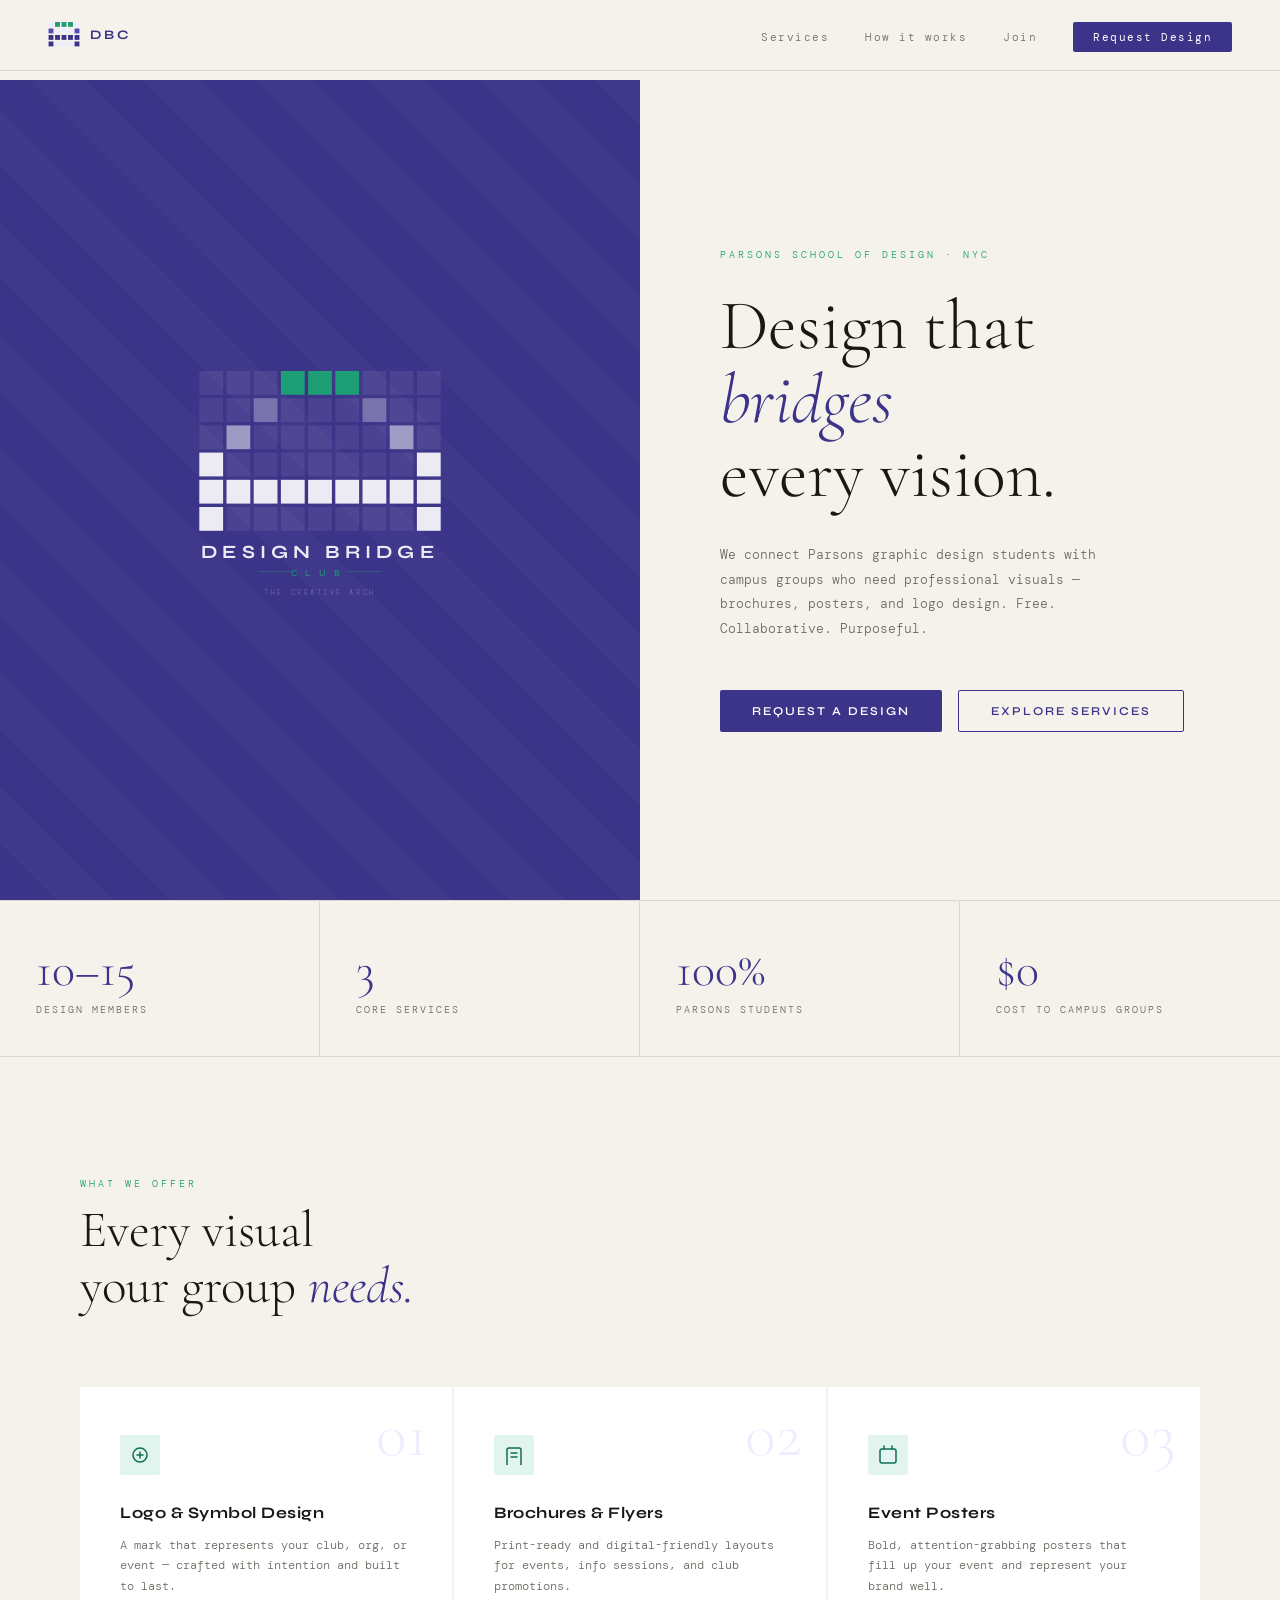
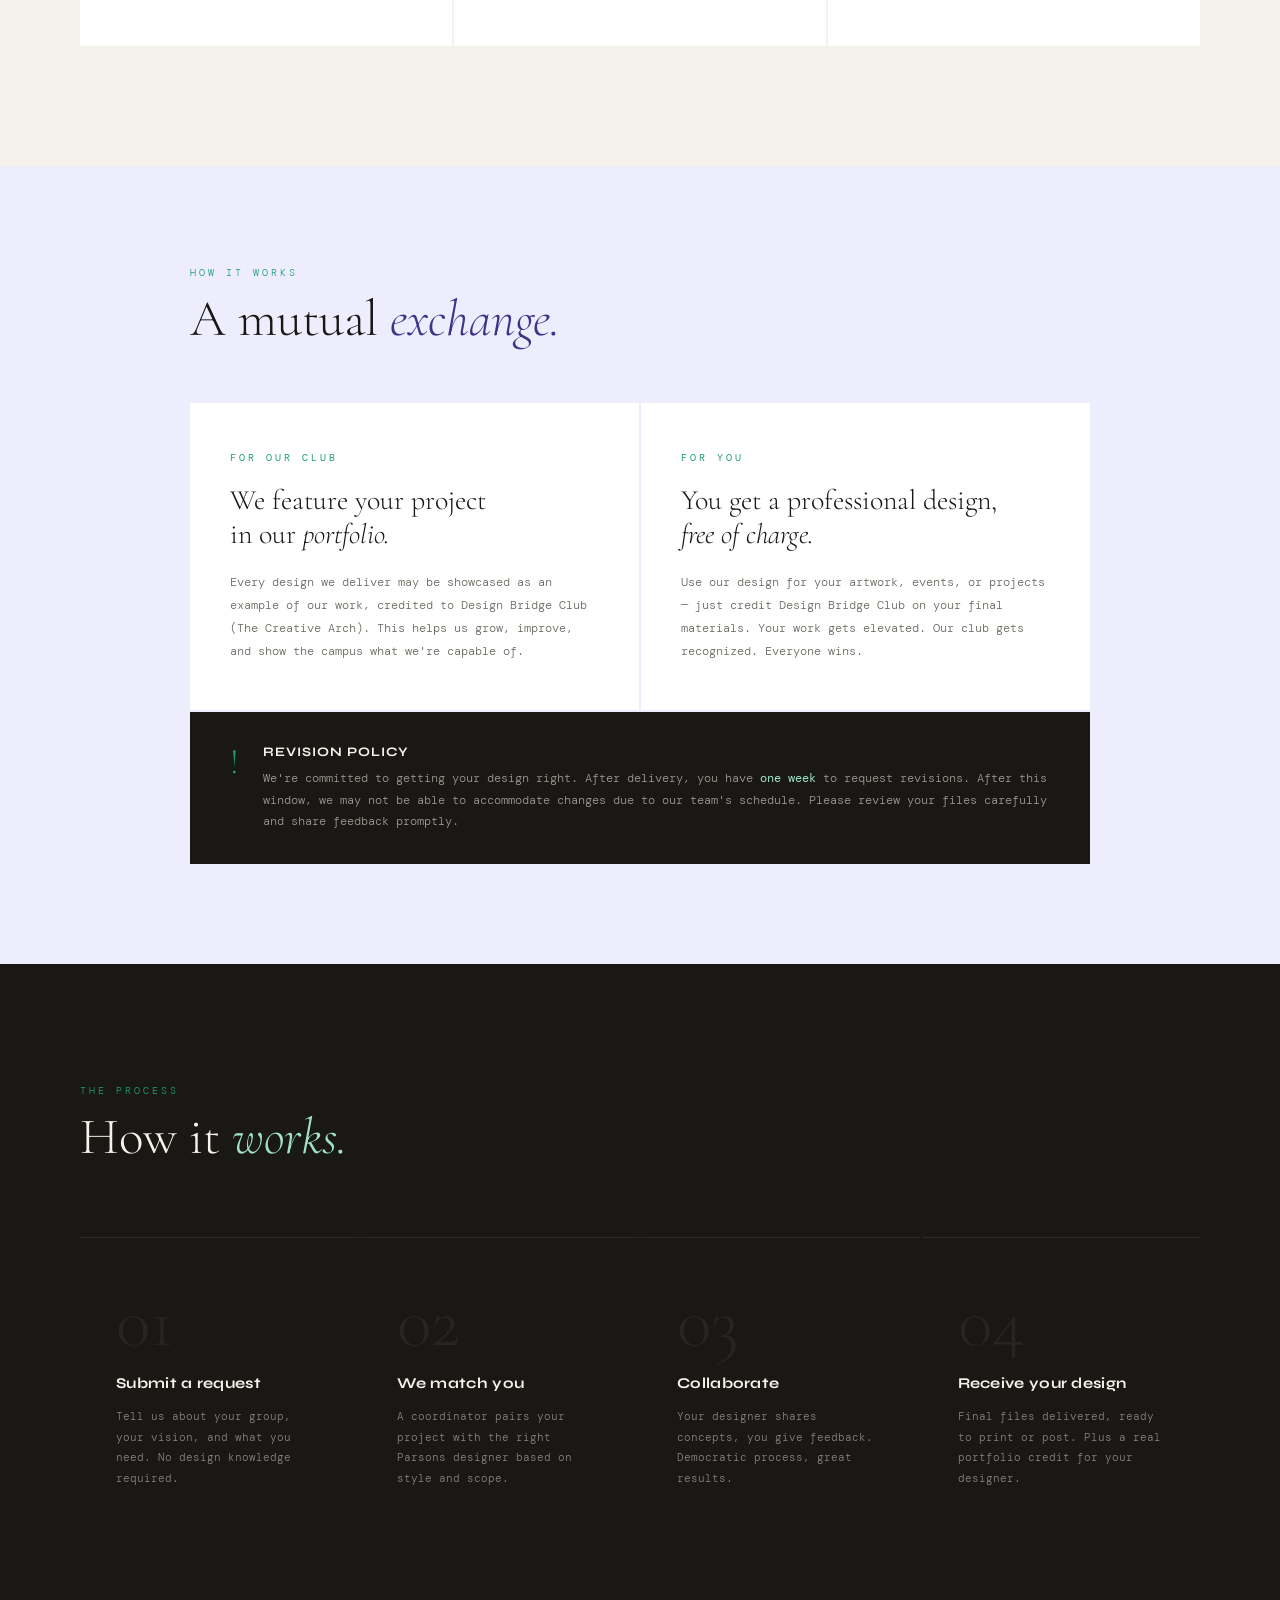
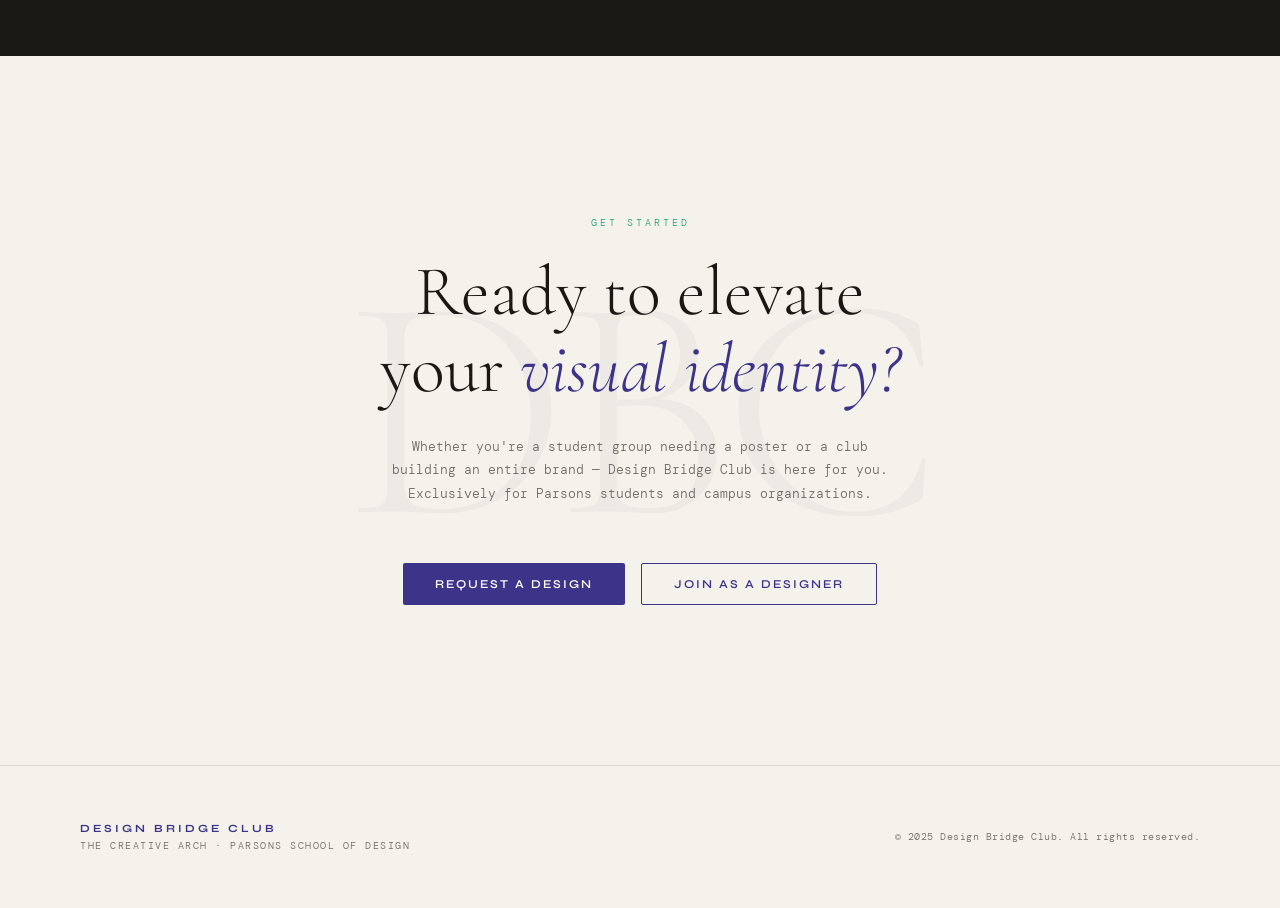
<file: index.html>
<!DOCTYPE html>
<html lang="en">
<head>
<meta charset="UTF-8">
<meta name="viewport" content="width=device-width, initial-scale=1.0">
<title>Design Bridge Club — The Creative Arch</title>
<link href="https://fonts.googleapis.com/css2?family=Cormorant+Garamond:ital,wght@0,300;0,400;0,600;1,300;1,400&family=DM+Mono:wght@300;400&family=Syne:wght@400;600;700;800&display=swap" rel="stylesheet">
<link rel="stylesheet" href="style.css">
</head>
<body>

<!-- NAV -->
<nav>
  <a class="nav-logo" href="#">
    <svg class="nav-arch" viewBox="0 0 38 32" fill="none">
      <rect x="0"  y="0" width="6" height="6" fill="#EEEDFE"/>
      <rect x="8"  y="0" width="6" height="6" fill="#1D9E75"/>
      <rect x="16" y="0" width="6" height="6" fill="#1D9E75"/>
      <rect x="24" y="0" width="6" height="6" fill="#1D9E75"/>
      <rect x="32" y="0" width="6" height="6" fill="#EEEDFE"/>
      <rect x="0"  y="8" width="6" height="6" fill="#534AB7"/>
      <rect x="8"  y="8" width="6" height="6" fill="#EEEDFE"/>
      <rect x="16" y="8" width="6" height="6" fill="#EEEDFE"/>
      <rect x="24" y="8" width="6" height="6" fill="#EEEDFE"/>
      <rect x="32" y="8" width="6" height="6" fill="#534AB7"/>
      <rect x="0"  y="16" width="6" height="6" fill="#3C3489"/>
      <rect x="8"  y="16" width="6" height="6" fill="#3C3489"/>
      <rect x="16" y="16" width="6" height="6" fill="#3C3489"/>
      <rect x="24" y="16" width="6" height="6" fill="#3C3489"/>
      <rect x="32" y="16" width="6" height="6" fill="#3C3489"/>
      <rect x="0"  y="24" width="6" height="6" fill="#3C3489"/>
      <rect x="8"  y="24" width="6" height="6" fill="#EEEDFE"/>
      <rect x="16" y="24" width="6" height="6" fill="#EEEDFE"/>
      <rect x="24" y="24" width="6" height="6" fill="#EEEDFE"/>
      <rect x="32" y="24" width="6" height="6" fill="#3C3489"/>
    </svg>
    <span class="nav-wordmark">DBC</span>
  </a>

  <!-- Desktop nav -->
  <ul class="nav-links">
    <li><a href="#services">Services</a></li>
    <li><a href="#how">How it works</a></li>
    <li><a href="#join">Join</a></li>
    <li>
      <a href="https://docs.google.com/forms/d/e/1FAIpQLScNY1-wmqV0cf9mKWgBIgeBRePRwnSZq55nSoJGpbunXWiLng/viewform?usp=dialog"
         target="_blank" class="nav-cta">Request Design</a>
    </li>
  </ul>

  <!-- Mobile hamburger -->
  <button class="nav-hamburger" aria-label="Toggle menu">
    <span></span><span></span><span></span>
  </button>
</nav>

<!-- Mobile menu (below nav) -->
<ul class="mobile-menu">
  <li><a href="#services">Services</a></li>
  <li><a href="#how">How it works</a></li>
  <li><a href="#join">Join</a></li>
  <li>
    <a href="https://docs.google.com/forms/d/e/1FAIpQLScNY1-wmqV0cf9mKWgBIgeBRePRwnSZq55nSoJGpbunXWiLng/viewform?usp=dialog"
       target="_blank" class="mobile-cta">Request Design</a>
  </li>
</ul>

<!-- HERO -->
<section class="hero">
  <div class="hero-right">
    <svg class="hero-logo-svg" viewBox="0 0 400 320" fill="none">
      <!-- Row 1: teal top arch (cols 3–5 of 9) -->
      <rect x="58" y="20" width="28" height="28" fill="rgba(255,255,255,0.08)"/>
      <rect x="90" y="20" width="28" height="28" fill="rgba(255,255,255,0.08)"/>
      <rect x="122" y="20" width="28" height="28" fill="rgba(255,255,255,0.08)"/>
      <rect x="154" y="20" width="28" height="28" fill="#1D9E75"/>
      <rect x="186" y="20" width="28" height="28" fill="#1D9E75"/>
      <rect x="218" y="20" width="28" height="28" fill="#1D9E75"/>
      <rect x="250" y="20" width="28" height="28" fill="rgba(255,255,255,0.08)"/>
      <rect x="282" y="20" width="28" height="28" fill="rgba(255,255,255,0.08)"/>
      <rect x="314" y="20" width="28" height="28" fill="rgba(255,255,255,0.08)"/>
      <!-- Row 2: arch sides purple -->
      <rect x="58" y="52" width="28" height="28" fill="rgba(255,255,255,0.08)"/>
      <rect x="90" y="52" width="28" height="28" fill="rgba(255,255,255,0.08)"/>
      <rect x="122" y="52" width="28" height="28" fill="rgba(255,255,255,0.3)"/>
      <rect x="154" y="52" width="28" height="28" fill="rgba(255,255,255,0.08)"/>
      <rect x="186" y="52" width="28" height="28" fill="rgba(255,255,255,0.08)"/>
      <rect x="218" y="52" width="28" height="28" fill="rgba(255,255,255,0.08)"/>
      <rect x="250" y="52" width="28" height="28" fill="rgba(255,255,255,0.3)"/>
      <rect x="282" y="52" width="28" height="28" fill="rgba(255,255,255,0.08)"/>
      <rect x="314" y="52" width="28" height="28" fill="rgba(255,255,255,0.08)"/>
      <!-- Row 3: deeper arch -->
      <rect x="58" y="84" width="28" height="28" fill="rgba(255,255,255,0.08)"/>
      <rect x="90" y="84" width="28" height="28" fill="rgba(255,255,255,0.5)"/>
      <rect x="122" y="84" width="28" height="28" fill="rgba(255,255,255,0.08)"/>
      <rect x="154" y="84" width="28" height="28" fill="rgba(255,255,255,0.08)"/>
      <rect x="186" y="84" width="28" height="28" fill="rgba(255,255,255,0.08)"/>
      <rect x="218" y="84" width="28" height="28" fill="rgba(255,255,255,0.08)"/>
      <rect x="250" y="84" width="28" height="28" fill="rgba(255,255,255,0.08)"/>
      <rect x="282" y="84" width="28" height="28" fill="rgba(255,255,255,0.5)"/>
      <rect x="314" y="84" width="28" height="28" fill="rgba(255,255,255,0.08)"/>
      <!-- Row 4: pillars -->
      <rect x="58" y="116" width="28" height="28" fill="rgba(255,255,255,0.9)"/>
      <rect x="90" y="116" width="28" height="28" fill="rgba(255,255,255,0.08)"/>
      <rect x="122" y="116" width="28" height="28" fill="rgba(255,255,255,0.08)"/>
      <rect x="154" y="116" width="28" height="28" fill="rgba(255,255,255,0.08)"/>
      <rect x="186" y="116" width="28" height="28" fill="rgba(255,255,255,0.08)"/>
      <rect x="218" y="116" width="28" height="28" fill="rgba(255,255,255,0.08)"/>
      <rect x="250" y="116" width="28" height="28" fill="rgba(255,255,255,0.08)"/>
      <rect x="282" y="116" width="28" height="28" fill="rgba(255,255,255,0.08)"/>
      <rect x="314" y="116" width="28" height="28" fill="rgba(255,255,255,0.9)"/>
      <!-- Row 5: bridge deck -->
      <rect x="58" y="148" width="28" height="28" fill="rgba(255,255,255,0.9)"/>
      <rect x="90" y="148" width="28" height="28" fill="rgba(255,255,255,0.9)"/>
      <rect x="122" y="148" width="28" height="28" fill="rgba(255,255,255,0.9)"/>
      <rect x="154" y="148" width="28" height="28" fill="rgba(255,255,255,0.9)"/>
      <rect x="186" y="148" width="28" height="28" fill="rgba(255,255,255,0.9)"/>
      <rect x="218" y="148" width="28" height="28" fill="rgba(255,255,255,0.9)"/>
      <rect x="250" y="148" width="28" height="28" fill="rgba(255,255,255,0.9)"/>
      <rect x="282" y="148" width="28" height="28" fill="rgba(255,255,255,0.9)"/>
      <rect x="314" y="148" width="28" height="28" fill="rgba(255,255,255,0.9)"/>
      <!-- Row 6: pillar base -->
      <rect x="58" y="180" width="28" height="28" fill="rgba(255,255,255,0.9)"/>
      <rect x="90" y="180" width="28" height="28" fill="rgba(255,255,255,0.08)"/>
      <rect x="122" y="180" width="28" height="28" fill="rgba(255,255,255,0.08)"/>
      <rect x="154" y="180" width="28" height="28" fill="rgba(255,255,255,0.08)"/>
      <rect x="186" y="180" width="28" height="28" fill="rgba(255,255,255,0.08)"/>
      <rect x="218" y="180" width="28" height="28" fill="rgba(255,255,255,0.08)"/>
      <rect x="250" y="180" width="28" height="28" fill="rgba(255,255,255,0.08)"/>
      <rect x="282" y="180" width="28" height="28" fill="rgba(255,255,255,0.08)"/>
      <rect x="314" y="180" width="28" height="28" fill="rgba(255,255,255,0.9)"/>
      <!-- Wordmark -->
      <text x="200" y="240" text-anchor="middle"
        font-family="Syne, sans-serif" font-size="22" font-weight="700"
        fill="rgba(255,255,255,0.9)" letter-spacing="6">DESIGN BRIDGE</text>
      <line x1="128" y1="256" x2="168" y2="256" stroke="#1D9E75" stroke-width="0.5"/>
      <text x="200" y="261" text-anchor="middle"
        font-family="Syne, sans-serif" font-size="11" font-weight="400"
        fill="#1D9E75" letter-spacing="10">CLUB</text>
      <line x1="232" y1="256" x2="272" y2="256" stroke="#1D9E75" stroke-width="0.5"/>
      <text x="200" y="284" text-anchor="middle"
        font-family="DM Mono, monospace" font-size="8" font-weight="300"
        fill="rgba(255,255,255,0.25)" letter-spacing="3">THE CREATIVE ARCH</text>
    </svg>
  </div>

  <div class="hero-left">
    <p class="hero-tag">PARSONS SCHOOL OF DESIGN · NYC</p>
    <h1 class="hero-title">
      Design that<br>
      <em>bridges</em><br>
      every vision.
    </h1>
    <p class="hero-body">
      We connect Parsons graphic design students with campus groups who need professional visuals — brochures, posters, and logo design. Free. Collaborative. Purposeful.
    </p>
    <div class="hero-actions">
      <a href="https://docs.google.com/forms/d/e/1FAIpQLScNY1-wmqV0cf9mKWgBIgeBRePRwnSZq55nSoJGpbunXWiLng/viewform?usp=dialog"
         target="_blank" class="btn-primary">REQUEST A DESIGN</a>
      <a href="#services" class="btn-outline">EXPLORE SERVICES</a>
    </div>
  </div>
</section>

<!-- STATS -->
<div class="stats-bar">
  <div class="stat">
    <span class="stat-num">10–15</span>
    <span class="stat-label">DESIGN MEMBERS</span>
  </div>
  <div class="stat">
    <span class="stat-num">3</span>
    <span class="stat-label">CORE SERVICES</span>
  </div>
  <div class="stat">
    <span class="stat-num">100%</span>
    <span class="stat-label">PARSONS STUDENTS</span>
  </div>
  <div class="stat">
    <span class="stat-num">$0</span>
    <span class="stat-label">COST TO CAMPUS GROUPS</span>
  </div>
</div>

<!-- SERVICES -->
<section class="section" id="services">
  <div class="section-header">
    <div>
      <p class="section-tag">WHAT WE OFFER</p>
      <h2 class="section-title">Every visual<br>your group <em>needs.</em></h2>
    </div>
  </div>
  <div class="services-grid">
    <div class="service-card">
      <span class="service-num">01</span>
      <div class="service-icon">
        <svg viewBox="0 0 20 20" fill="none" stroke="#0F6E56" stroke-width="1.5" stroke-linecap="round">
          <circle cx="10" cy="10" r="7"/><path d="M7 10h6M10 7v6"/>
        </svg>
      </div>
      <div class="service-name">Logo &amp; Symbol Design</div>
      <p class="service-desc">A mark that represents your club, org, or event — crafted with intention and built to last.</p>
    </div>
    <div class="service-card">
      <span class="service-num">02</span>
      <div class="service-icon">
        <svg viewBox="0 0 20 20" fill="none" stroke="#0F6E56" stroke-width="1.5" stroke-linecap="round">
          <rect x="3" y="3" width="14" height="18" rx="2"/>
          <line x1="7" y1="8" x2="13" y2="8"/>
          <line x1="7" y1="12" x2="13" y2="12"/>
        </svg>
      </div>
      <div class="service-name">Brochures &amp; Flyers</div>
      <p class="service-desc">Print-ready and digital-friendly layouts for events, info sessions, and club promotions.</p>
    </div>
    <div class="service-card">
      <span class="service-num">03</span>
      <div class="service-icon">
        <svg viewBox="0 0 20 20" fill="none" stroke="#0F6E56" stroke-width="1.5" stroke-linecap="round">
          <rect x="2" y="4" width="16" height="14" rx="2"/>
          <line x1="6" y1="1" x2="6" y2="4"/>
          <line x1="14" y1="1" x2="14" y2="4"/>
        </svg>
      </div>
      <div class="service-name">Event Posters</div>
      <p class="service-desc">Bold, attention-grabbing posters that fill up your event and represent your brand well.</p>
    </div>
  </div>
</section>

<!-- MUTUAL EXCHANGE -->
<section class="exchange-section">
  <div class="exchange-grid">
    <p class="section-tag">HOW IT WORKS</p>
    <h2 class="section-title" style="margin-bottom: 56px;">A mutual <em>exchange.</em></h2>
    <div class="exchange-cards">
      <div class="exchange-card">
        <div class="exchange-label">FOR OUR CLUB</div>
        <div class="exchange-heading">We feature your project<br>in our <em>portfolio.</em></div>
        <p class="exchange-text">Every design we deliver may be showcased as an example of our work, credited to Design Bridge Club (The Creative Arch). This helps us grow, improve, and show the campus what we're capable of.</p>
      </div>
      <div class="exchange-card">
        <div class="exchange-label">FOR YOU</div>
        <div class="exchange-heading">You get a professional design,<br><em>free of charge.</em></div>
        <p class="exchange-text">Use our design for your artwork, events, or projects — just credit Design Bridge Club on your final materials. Your work gets elevated. Our club gets recognized. Everyone wins.</p>
      </div>
    </div>
    <div class="revision-notice">
      <div class="revision-icon">!</div>
      <div>
        <div class="revision-title">REVISION POLICY</div>
        <p class="revision-text">We're committed to getting your design right. After delivery, you have <strong>one week</strong> to request revisions. After this window, we may not be able to accommodate changes due to our team's schedule. Please review your files carefully and share feedback promptly.</p>
      </div>
    </div>
  </div>
</section>

<!-- HOW IT WORKS -->
<section class="how-section" id="how">
  <p class="section-tag">THE PROCESS</p>
  <h2 class="section-title">How it <em>works.</em></h2>
  <div class="steps-grid">
    <div class="step">
      <div class="step-line"></div>
      <span class="step-num">01</span>
      <div class="step-title">Submit a request</div>
      <p class="step-desc">Tell us about your group, your vision, and what you need. No design knowledge required.</p>
    </div>
    <div class="step">
      <div class="step-line"></div>
      <span class="step-num">02</span>
      <div class="step-title">We match you</div>
      <p class="step-desc">A coordinator pairs your project with the right Parsons designer based on style and scope.</p>
    </div>
    <div class="step">
      <div class="step-line"></div>
      <span class="step-num">03</span>
      <div class="step-title">Collaborate</div>
      <p class="step-desc">Your designer shares concepts, you give feedback. Democratic process, great results.</p>
    </div>
    <div class="step">
      <div class="step-line"></div>
      <span class="step-num">04</span>
      <div class="step-title">Receive your design</div>
      <p class="step-desc">Final files delivered, ready to print or post. Plus a real portfolio credit for your designer.</p>
    </div>
  </div>
</section>

<!-- CTA -->
<section class="cta-section" id="join">
  <p class="cta-tag">GET STARTED</p>
  <h2 class="cta-title">
    Ready to elevate<br>your <em>visual identity?</em>
  </h2>
  <p class="cta-sub">
    Whether you're a student group needing a poster or a club building an entire brand — Design Bridge Club is here for you. Exclusively for Parsons students and campus organizations.
  </p>
  <div class="cta-actions">
    <a href="https://docs.google.com/forms/d/e/1FAIpQLScNY1-wmqV0cf9mKWgBIgeBRePRwnSZq55nSoJGpbunXWiLng/viewform?usp=dialog"
       target="_blank" class="btn-primary">REQUEST A DESIGN</a>
    <a href="mailto:designbridgeclub@gmail.com" class="btn-outline">JOIN AS A DESIGNER</a>
  </div>
</section>

<!-- FOOTER -->
<footer>
  <div>
    <div class="footer-brand">DESIGN BRIDGE CLUB</div>
    <div class="footer-sub">THE CREATIVE ARCH · PARSONS SCHOOL OF DESIGN</div>
  </div>
  <div class="footer-note">© 2025 Design Bridge Club. All rights reserved.</div>
</footer>

<script src="main.js"></script>
</body>
</html>
</file>
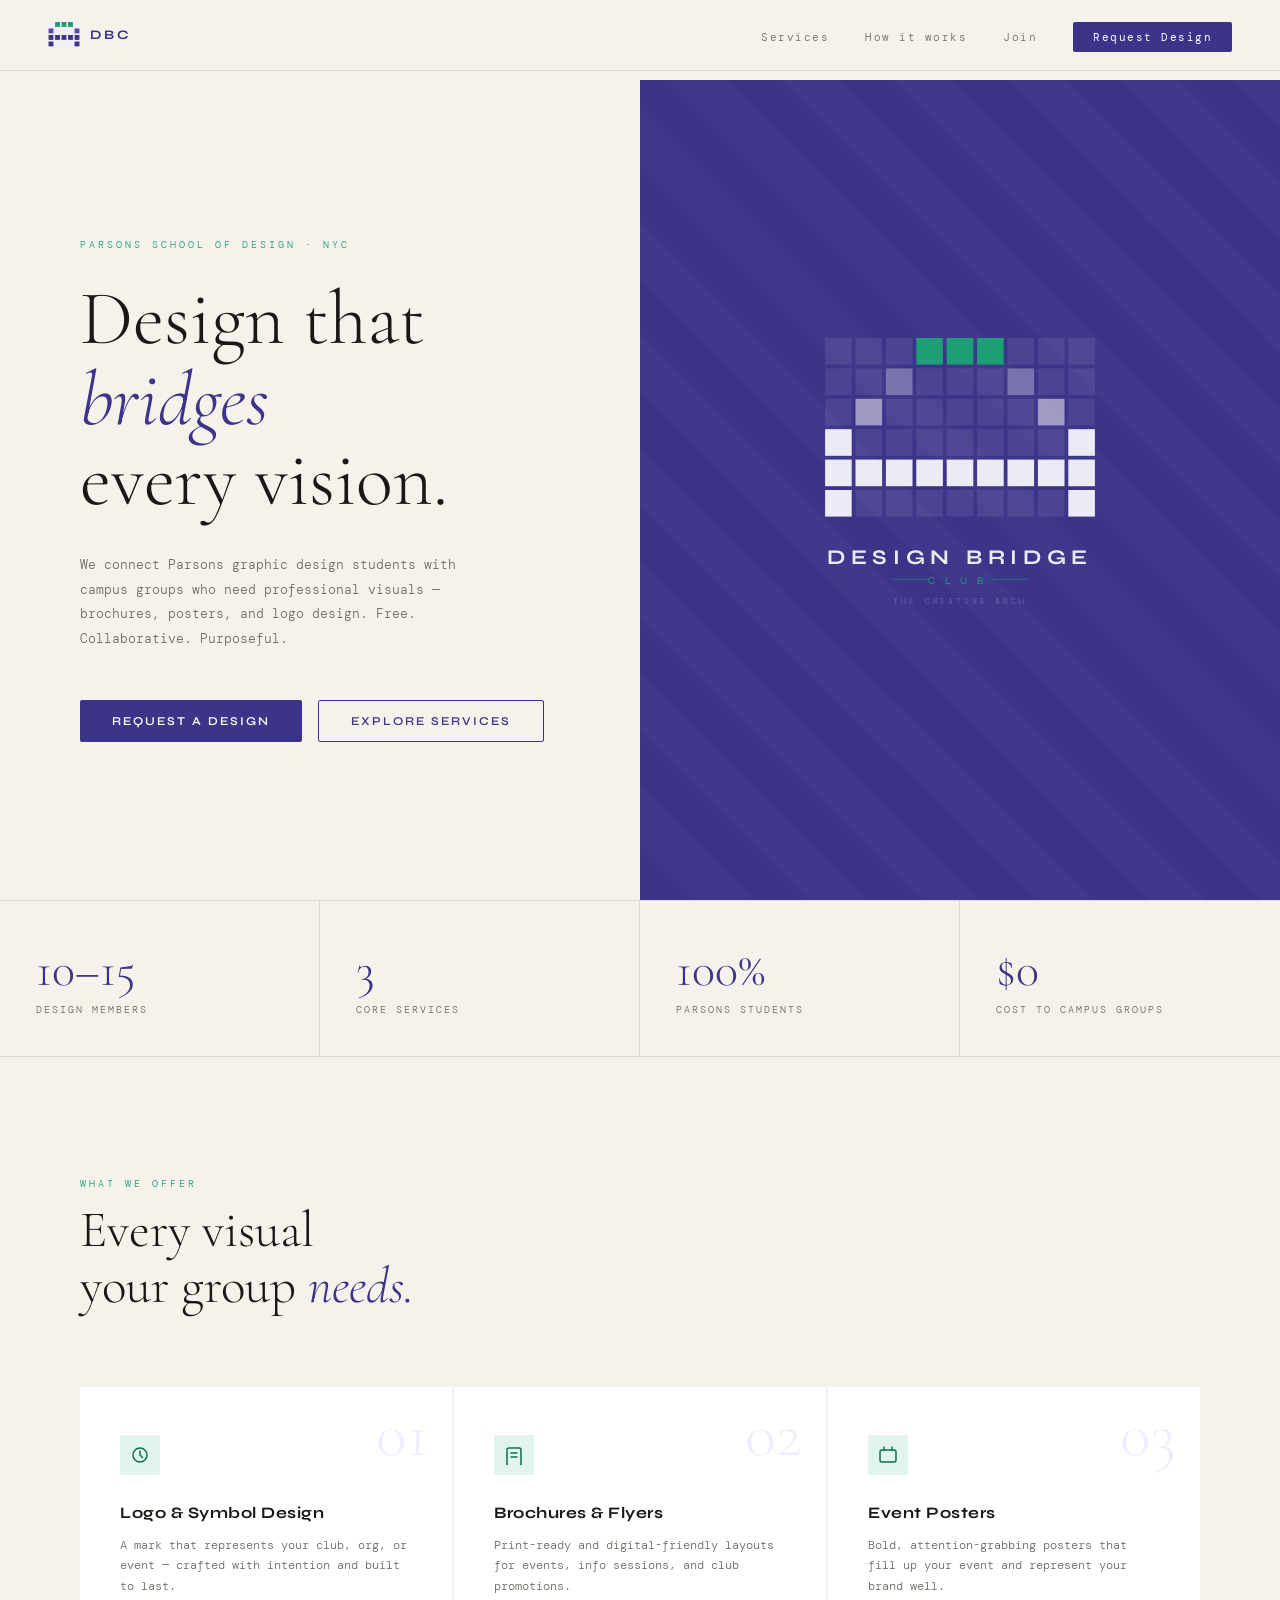
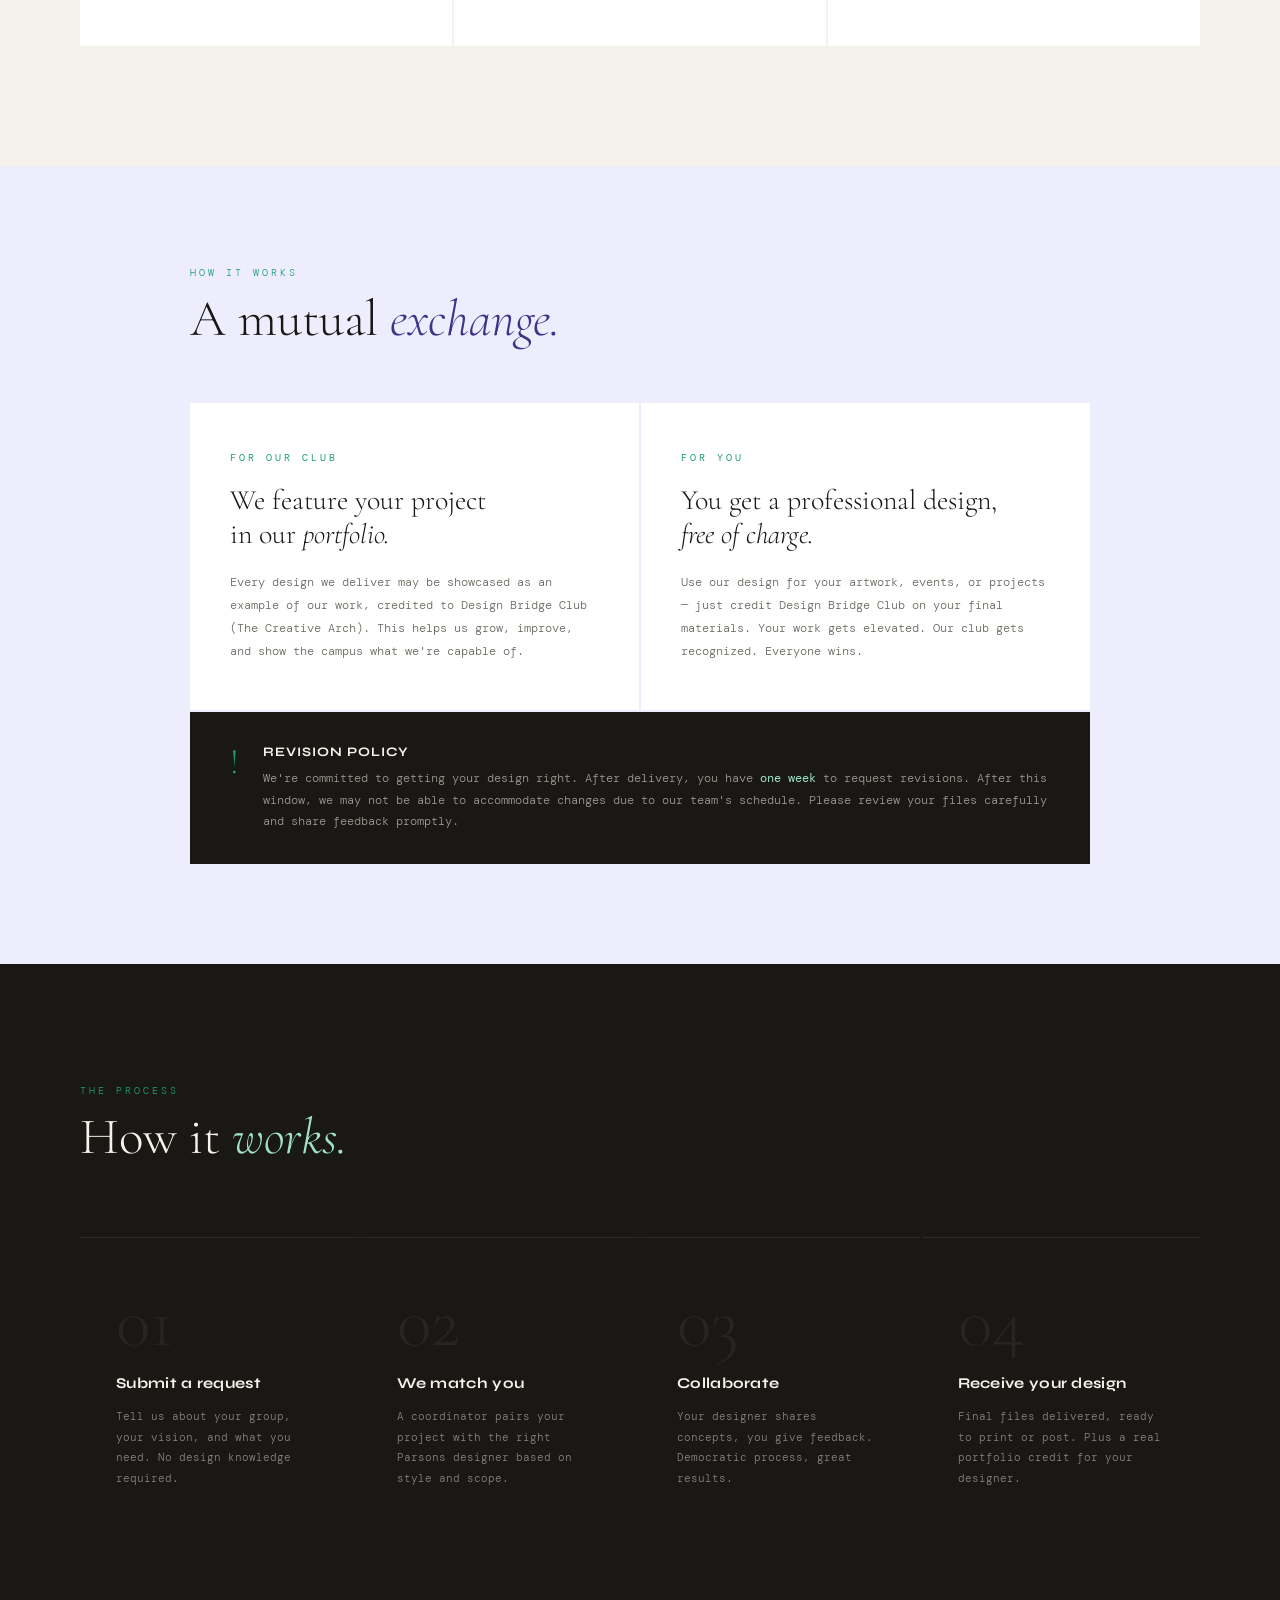
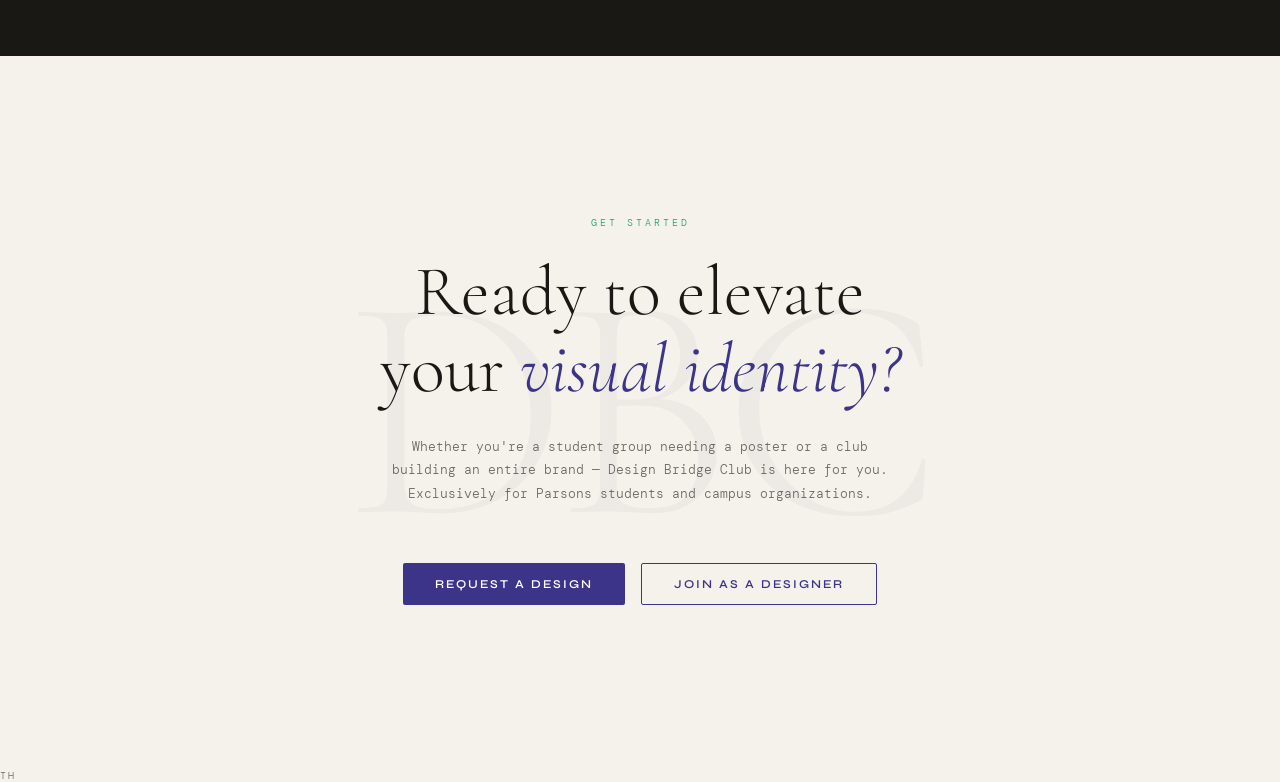
<file: index (3).html>
<!DOCTYPE html>
<html lang="en">
<head>
<meta charset="UTF-8">
<meta name="viewport" content="width=device-width, initial-scale=1.0">
<title>Design Bridge Club — The Creative Arch</title>
<link href="https://fonts.googleapis.com/css2?family=Cormorant+Garamond:ital,wght@0,300;0,400;0,600;1,300;1,400&family=DM+Mono:wght@300;400&family=Syne:wght@400;600;700;800&display=swap" rel="stylesheet">
<style>
  *, *::before, *::after { box-sizing: border-box; margin: 0; padding: 0; }

  :root {
    --ink: #1a1814;
    --cream: #f5f2eb;
    --purple: #3C3489;
    --purple-light: #534AB7;
    --purple-pale: #EEEDFE;
    --teal: #0F6E56;
    --teal-mid: #1D9E75;
    --teal-light: #E1F5EE;
    --gold: #BA7517;
    --gold-pale: #FAEEDA;
    --muted: #6b6860;
    --border: rgba(26,24,20,0.12);
  }

  html { scroll-behavior: smooth; }

  body {
    font-family: 'Syne', sans-serif;
    background: var(--cream);
    color: var(--ink);
    overflow-x: hidden;
  }

  /* ── NAV ── */
  nav {
    position: fixed; top: 0; left: 0; right: 0; z-index: 100;
    display: flex; align-items: center; justify-content: space-between;
    padding: 22px 48px;
    background: rgba(245,242,235,0.88);
    backdrop-filter: blur(12px);
    border-bottom: 1px solid var(--border);
  }

  .nav-logo {
    display: flex; align-items: center; gap: 10px;
    text-decoration: none; color: var(--ink);
  }

  .nav-arch {
    width: 32px; height: 26px;
  }

  .nav-wordmark {
    font-family: 'Syne', sans-serif;
    font-size: 13px; font-weight: 700;
    letter-spacing: 3px;
    color: var(--purple);
  }

  .nav-links {
    display: flex; gap: 36px; list-style: none;
  }

  .nav-links a {
    text-decoration: none;
    font-family: 'DM Mono', monospace;
    font-size: 11px; font-weight: 300;
    letter-spacing: 1.5px;
    color: var(--muted);
    transition: color 0.2s;
  }

  .nav-links a:hover { color: var(--purple); }

  .nav-cta {
    background: var(--purple);
    color: #fff !important;
    padding: 8px 20px;
    border-radius: 2px;
    font-weight: 400 !important;
    transition: background 0.2s !important;
  }

  .nav-cta:hover { background: var(--purple-light) !important; color: #fff !important; }

  /* ── HERO ── */
  .hero {
    min-height: 100vh;
    display: grid;
    grid-template-columns: 1fr 1fr;
    padding-top: 80px;
  }

  .hero-left {
    display: flex; flex-direction: column; justify-content: center;
    padding: 80px 48px 80px 80px;
  }

  .hero-tag {
    font-family: 'DM Mono', monospace;
    font-size: 10px; font-weight: 300;
    letter-spacing: 3px;
    color: var(--teal-mid);
    margin-bottom: 28px;
  }

  .hero-title {
    font-family: 'Cormorant Garamond', serif;
    font-size: clamp(52px, 6vw, 80px);
    font-weight: 300;
    line-height: 1.05;
    color: var(--ink);
    margin-bottom: 32px;
  }

  .hero-title em {
    font-style: italic;
    color: var(--purple);
  }

  .hero-body {
    font-family: 'DM Mono', monospace;
    font-size: 13px; font-weight: 300;
    line-height: 1.9;
    color: var(--muted);
    max-width: 420px;
    margin-bottom: 48px;
  }

  .hero-actions {
    display: flex; gap: 16px; flex-wrap: wrap;
  }

  .btn-primary {
    background: var(--purple);
    color: #fff;
    padding: 14px 32px;
    border: none; border-radius: 2px;
    font-family: 'Syne', sans-serif;
    font-size: 12px; font-weight: 600;
    letter-spacing: 2px;
    cursor: pointer;
    transition: background 0.2s, transform 0.15s;
    text-decoration: none; display: inline-block;
  }

  .btn-primary:hover { background: var(--purple-light); transform: translateY(-1px); }

  .btn-outline {
    background: transparent;
    color: var(--purple);
    padding: 13px 32px;
    border: 1px solid var(--purple);
    border-radius: 2px;
    font-family: 'Syne', sans-serif;
    font-size: 12px; font-weight: 600;
    letter-spacing: 2px;
    cursor: pointer;
    transition: all 0.2s;
    text-decoration: none; display: inline-block;
  }

  .btn-outline:hover { background: var(--purple-pale); }

  /* Hero Right — Logo Display */
  .hero-right {
    display: flex; align-items: center; justify-content: center;
    background: var(--purple);
    position: relative; overflow: hidden;
  }

  .hero-right::before {
    content: '';
    position: absolute; inset: 0;
    background: repeating-linear-gradient(
      45deg,
      transparent,
      transparent 40px,
      rgba(255,255,255,0.02) 40px,
      rgba(255,255,255,0.02) 80px
    );
  }

  .hero-logo-svg {
    position: relative; z-index: 1;
    width: min(380px, 80%);
  }

  /* ── STATS BAR ── */
  .stats-bar {
    display: grid; grid-template-columns: repeat(4, 1fr);
    border-top: 1px solid var(--border);
    border-bottom: 1px solid var(--border);
  }

  .stat {
    padding: 40px 36px;
    border-right: 1px solid var(--border);
  }

  .stat:last-child { border-right: none; }

  .stat-num {
    font-family: 'Cormorant Garamond', serif;
    font-size: 48px; font-weight: 300;
    color: var(--purple);
    display: block;
  }

  .stat-label {
    font-family: 'DM Mono', monospace;
    font-size: 10px; font-weight: 300;
    letter-spacing: 2px;
    color: var(--muted);
    margin-top: 4px;
    display: block;
  }

  /* ── SERVICES ── */
  .section {
    padding: 120px 80px;
  }

  .section-header {
    display: flex; align-items: flex-end; justify-content: space-between;
    margin-bottom: 72px;
  }

  .section-tag {
    font-family: 'DM Mono', monospace;
    font-size: 10px; font-weight: 300;
    letter-spacing: 3px;
    color: var(--teal-mid);
    margin-bottom: 12px;
  }

  .section-title {
    font-family: 'Cormorant Garamond', serif;
    font-size: clamp(36px, 4vw, 54px);
    font-weight: 300;
    line-height: 1.1;
  }

  .section-title em { font-style: italic; color: var(--purple); }

  .services-grid {
    display: grid; grid-template-columns: repeat(3, 1fr); gap: 2px;
  }

  .service-card {
    background: #fff;
    padding: 48px 40px;
    position: relative; overflow: hidden;
    transition: transform 0.25s;
    cursor: default;
  }

  .service-card:hover { transform: translateY(-4px); }

  .service-card::after {
    content: '';
    position: absolute; bottom: 0; left: 0; right: 0;
    height: 3px;
    background: var(--teal-mid);
    transform: scaleX(0);
    transform-origin: left;
    transition: transform 0.3s;
  }

  .service-card:hover::after { transform: scaleX(1); }

  .service-num {
    font-family: 'Cormorant Garamond', serif;
    font-size: 64px; font-weight: 300;
    color: var(--purple-pale);
    position: absolute; top: 16px; right: 24px;
    line-height: 1;
  }

  .service-icon {
    width: 40px; height: 40px;
    background: var(--teal-light);
    border-radius: 2px;
    display: flex; align-items: center; justify-content: center;
    margin-bottom: 28px;
  }

  .service-icon svg { width: 20px; height: 20px; }

  .service-name {
    font-family: 'Syne', sans-serif;
    font-size: 16px; font-weight: 700;
    letter-spacing: 0.5px;
    color: var(--ink);
    margin-bottom: 14px;
  }

  .service-desc {
    font-family: 'DM Mono', monospace;
    font-size: 11.5px; font-weight: 300;
    line-height: 1.8;
    color: var(--muted);
  }

  /* ── HOW IT WORKS ── */
  .how-section {
    padding: 120px 80px;
    background: var(--ink);
    color: var(--cream);
  }

  .how-section .section-tag { color: var(--teal-mid); }
  .how-section .section-title { color: var(--cream); }
  .how-section .section-title em { color: #9FE1CB; }

  .steps-grid {
    display: grid; grid-template-columns: repeat(4, 1fr); gap: 2px;
    margin-top: 72px;
  }

  .step {
    padding: 48px 36px;
    border-top: 1px solid rgba(255,255,255,0.08);
    position: relative;
  }

  .step-line {
    position: absolute; top: 0; left: 0;
    width: 0; height: 1px;
    background: var(--teal-mid);
    transition: width 0.6s ease;
  }

  .step:hover .step-line { width: 100%; }

  .step-num {
    font-family: 'Cormorant Garamond', serif;
    font-size: 72px; font-weight: 300;
    color: rgba(255,255,255,0.06);
    display: block;
    margin-bottom: 16px;
    line-height: 1;
  }

  .step-title {
    font-family: 'Syne', sans-serif;
    font-size: 15px; font-weight: 700;
    color: var(--cream);
    margin-bottom: 14px;
    letter-spacing: 0.3px;
  }

  .step-desc {
    font-family: 'DM Mono', monospace;
    font-size: 11px; font-weight: 300;
    line-height: 1.85;
    color: rgba(245,242,235,0.5);
  }

  /* ── JOIN / CTA ── */
  .cta-section {
    padding: 160px 80px;
    text-align: center;
    position: relative;
    overflow: hidden;
  }

  .cta-section::before {
    content: 'DBC';
    position: absolute;
    font-family: 'Cormorant Garamond', serif;
    font-size: 320px; font-weight: 300;
    color: rgba(60,52,137,0.04);
    top: 50%; left: 50%;
    transform: translate(-50%, -50%);
    white-space: nowrap; pointer-events: none;
    letter-spacing: -10px;
  }

  .cta-tag {
    font-family: 'DM Mono', monospace;
    font-size: 10px; font-weight: 300;
    letter-spacing: 3px;
    color: var(--teal-mid);
    margin-bottom: 24px;
  }

  .cta-title {
    font-family: 'Cormorant Garamond', serif;
    font-size: clamp(44px, 5.5vw, 72px);
    font-weight: 300;
    line-height: 1.1;
    margin-bottom: 28px;
  }

  .cta-title em { font-style: italic; color: var(--purple); }

  .cta-sub {
    font-family: 'DM Mono', monospace;
    font-size: 12.5px; font-weight: 300;
    line-height: 1.9; color: var(--muted);
    max-width: 520px; margin: 0 auto 56px;
  }

  .cta-actions {
    display: flex; gap: 16px; justify-content: center; flex-wrap: wrap;
  }

  /* ── FOOTER ── */
  footer {
    padding: 56px 80px;
    border-top: 1px solid var(--border);
    display: flex; align-items: center; justify-content: space-between;
  }

  .footer-brand {
    font-family: 'Syne', sans-serif;
    font-size: 11px; font-weight: 700;
    letter-spacing: 3px; color: var(--purple);
  }

  .footer-sub {
    font-family: 'DM Mono', monospace;
    font-size: 10px; font-weight: 300;
    letter-spacing: 1.5px; color: var(--muted);
    margin-top: 4px;
  }

  .footer-note {
    font-family: 'DM Mono', monospace;
    font-size: 10px; font-weight: 300;
    color: var(--muted); letter-spacing: 0.5px;
  }

  /* ── ANIMATIONS ── */
  @keyframes fadeUp {
    from { opacity: 0; transform: translateY(24px); }
    to   { opacity: 1; transform: translateY(0); }
  }

  .hero-tag  { animation: fadeUp 0.6s ease both 0.1s; }
  .hero-title { animation: fadeUp 0.6s ease both 0.2s; }
  .hero-body  { animation: fadeUp 0.6s ease both 0.35s; }
  .hero-actions { animation: fadeUp 0.6s ease both 0.5s; }

  @media (max-width: 900px) {
    .hero { grid-template-columns: 1fr; }
    .hero-right { min-height: 340px; }
    .hero-left { padding: 60px 32px; }
    .stats-bar { grid-template-columns: repeat(2, 1fr); }
    .services-grid { grid-template-columns: 1fr; }
    .steps-grid { grid-template-columns: repeat(2, 1fr); }
    .section { padding: 80px 32px; }
    .how-section { padding: 80px 32px; }
    .cta-section { padding: 100px 32px; }
    footer { flex-direction: column; gap: 20px; text-align: center; padding: 40px 32px; }
    nav { padding: 18px 24px; }
    .nav-links { gap: 20px; }
  }
</style>
</head>
<body>

<!-- NAV -->
<nav>
  <a class="nav-logo" href="#">
    <svg class="nav-arch" viewBox="0 0 38 32" fill="none">
      <!-- Grid arch logo mark: 5 cols x 4 rows, cell=6px gap=1px -->
      <!-- Row 1: top arch — middle teal -->
      <rect x="0"  y="0" width="6" height="6" fill="#EEEDFE"/>
      <rect x="8"  y="0" width="6" height="6" fill="#1D9E75"/>
      <rect x="16" y="0" width="6" height="6" fill="#1D9E75"/>
      <rect x="24" y="0" width="6" height="6" fill="#1D9E75"/>
      <rect x="32" y="0" width="6" height="6" fill="#EEEDFE"/>
      <!-- Row 2: arch sides — purple -->
      <rect x="0"  y="8" width="6" height="6" fill="#534AB7"/>
      <rect x="8"  y="8" width="6" height="6" fill="#EEEDFE"/>
      <rect x="16" y="8" width="6" height="6" fill="#EEEDFE"/>
      <rect x="24" y="8" width="6" height="6" fill="#EEEDFE"/>
      <rect x="32" y="8" width="6" height="6" fill="#534AB7"/>
      <!-- Row 3: deck — full dark purple -->
      <rect x="0"  y="16" width="6" height="6" fill="#3C3489"/>
      <rect x="8"  y="16" width="6" height="6" fill="#3C3489"/>
      <rect x="16" y="16" width="6" height="6" fill="#3C3489"/>
      <rect x="24" y="16" width="6" height="6" fill="#3C3489"/>
      <rect x="32" y="16" width="6" height="6" fill="#3C3489"/>
      <!-- Row 4: pillar base — cols 0 and 4 -->
      <rect x="0"  y="24" width="6" height="6" fill="#3C3489"/>
      <rect x="8"  y="24" width="6" height="6" fill="#EEEDFE"/>
      <rect x="16" y="24" width="6" height="6" fill="#EEEDFE"/>
      <rect x="24" y="24" width="6" height="6" fill="#EEEDFE"/>
      <rect x="32" y="24" width="6" height="6" fill="#3C3489"/>
    </svg>
    <span class="nav-wordmark">DBC</span>
  </a>
  <ul class="nav-links">
    <li><a href="#services">Services</a></li>
    <li><a href="#how">How it works</a></li>
    <li><a href="#join">Join</a></li>
    <li><a href="https://docs.google.com/forms/d/e/1FAIpQLScNY1-wmqV0cf9mKWgBIgeBRePRwnSZq55nSoJGpbunXWiLng/viewform?usp=dialog" target="_blank" class="nav-cta">Request Design</a></li>
  </ul>
</nav>

<!-- HERO -->
<section class="hero">
  <div class="hero-left">
    <p class="hero-tag">PARSONS SCHOOL OF DESIGN · NYC</p>
    <h1 class="hero-title">
      Design that<br>
      <em>bridges</em><br>
      every vision.
    </h1>
    <p class="hero-body">
      We connect Parsons graphic design students with campus groups who need professional visuals — brochures, posters, and logo design. Free. Collaborative. Purposeful.
    </p>
    <div class="hero-actions">
      <a href="https://docs.google.com/forms/d/e/1FAIpQLScNY1-wmqV0cf9mKWgBIgeBRePRwnSZq55nSoJGpbunXWiLng/viewform?usp=dialog" target="_blank" class="btn-primary">REQUEST A DESIGN</a>
      <a href="#services" class="btn-outline">EXPLORE SERVICES</a>
    </div>
  </div>
  <div class="hero-right">
    <svg class="hero-logo-svg" viewBox="0 0 400 360" fill="none">
      <!-- Grid: 9 cols x 6 rows, cell=28px gap=4px, centered -->
      <!-- Row 1: teal top arch -->
      <rect x="58" y="20" width="28" height="28" fill="rgba(255,255,255,0.08)"/>
      <rect x="90" y="20" width="28" height="28" fill="rgba(255,255,255,0.08)"/>
      <rect x="122" y="20" width="28" height="28" fill="rgba(255,255,255,0.08)"/>
      <rect x="154" y="20" width="28" height="28" fill="#1D9E75"/>
      <rect x="186" y="20" width="28" height="28" fill="#1D9E75"/>
      <rect x="218" y="20" width="28" height="28" fill="#1D9E75"/>
      <rect x="250" y="20" width="28" height="28" fill="rgba(255,255,255,0.08)"/>
      <rect x="282" y="20" width="28" height="28" fill="rgba(255,255,255,0.08)"/>
      <rect x="314" y="20" width="28" height="28" fill="rgba(255,255,255,0.08)"/>
      <!-- Row 2: arch sides purple -->
      <rect x="58" y="52" width="28" height="28" fill="rgba(255,255,255,0.08)"/>
      <rect x="90" y="52" width="28" height="28" fill="rgba(255,255,255,0.08)"/>
      <rect x="122" y="52" width="28" height="28" fill="rgba(255,255,255,0.3)"/>
      <rect x="154" y="52" width="28" height="28" fill="rgba(255,255,255,0.08)"/>
      <rect x="186" y="52" width="28" height="28" fill="rgba(255,255,255,0.08)"/>
      <rect x="218" y="52" width="28" height="28" fill="rgba(255,255,255,0.08)"/>
      <rect x="250" y="52" width="28" height="28" fill="rgba(255,255,255,0.3)"/>
      <rect x="282" y="52" width="28" height="28" fill="rgba(255,255,255,0.08)"/>
      <rect x="314" y="52" width="28" height="28" fill="rgba(255,255,255,0.08)"/>
      <!-- Row 3: deeper arch -->
      <rect x="58" y="84" width="28" height="28" fill="rgba(255,255,255,0.08)"/>
      <rect x="90" y="84" width="28" height="28" fill="rgba(255,255,255,0.5)"/>
      <rect x="122" y="84" width="28" height="28" fill="rgba(255,255,255,0.08)"/>
      <rect x="154" y="84" width="28" height="28" fill="rgba(255,255,255,0.08)"/>
      <rect x="186" y="84" width="28" height="28" fill="rgba(255,255,255,0.08)"/>
      <rect x="218" y="84" width="28" height="28" fill="rgba(255,255,255,0.08)"/>
      <rect x="250" y="84" width="28" height="28" fill="rgba(255,255,255,0.08)"/>
      <rect x="282" y="84" width="28" height="28" fill="rgba(255,255,255,0.5)"/>
      <rect x="314" y="84" width="28" height="28" fill="rgba(255,255,255,0.08)"/>
      <!-- Row 4: pillars -->
      <rect x="58" y="116" width="28" height="28" fill="rgba(255,255,255,0.9)"/>
      <rect x="90" y="116" width="28" height="28" fill="rgba(255,255,255,0.08)"/>
      <rect x="122" y="116" width="28" height="28" fill="rgba(255,255,255,0.08)"/>
      <rect x="154" y="116" width="28" height="28" fill="rgba(255,255,255,0.08)"/>
      <rect x="186" y="116" width="28" height="28" fill="rgba(255,255,255,0.08)"/>
      <rect x="218" y="116" width="28" height="28" fill="rgba(255,255,255,0.08)"/>
      <rect x="250" y="116" width="28" height="28" fill="rgba(255,255,255,0.08)"/>
      <rect x="282" y="116" width="28" height="28" fill="rgba(255,255,255,0.08)"/>
      <rect x="314" y="116" width="28" height="28" fill="rgba(255,255,255,0.9)"/>
      <!-- Row 5: full bridge deck -->
      <rect x="58" y="148" width="28" height="28" fill="rgba(255,255,255,0.9)"/>
      <rect x="90" y="148" width="28" height="28" fill="rgba(255,255,255,0.9)"/>
      <rect x="122" y="148" width="28" height="28" fill="rgba(255,255,255,0.9)"/>
      <rect x="154" y="148" width="28" height="28" fill="rgba(255,255,255,0.9)"/>
      <rect x="186" y="148" width="28" height="28" fill="rgba(255,255,255,0.9)"/>
      <rect x="218" y="148" width="28" height="28" fill="rgba(255,255,255,0.9)"/>
      <rect x="250" y="148" width="28" height="28" fill="rgba(255,255,255,0.9)"/>
      <rect x="282" y="148" width="28" height="28" fill="rgba(255,255,255,0.9)"/>
      <rect x="314" y="148" width="28" height="28" fill="rgba(255,255,255,0.9)"/>
      <!-- Row 6: pillar base -->
      <rect x="58" y="180" width="28" height="28" fill="rgba(255,255,255,0.9)"/>
      <rect x="90" y="180" width="28" height="28" fill="rgba(255,255,255,0.08)"/>
      <rect x="122" y="180" width="28" height="28" fill="rgba(255,255,255,0.08)"/>
      <rect x="154" y="180" width="28" height="28" fill="rgba(255,255,255,0.08)"/>
      <rect x="186" y="180" width="28" height="28" fill="rgba(255,255,255,0.08)"/>
      <rect x="218" y="180" width="28" height="28" fill="rgba(255,255,255,0.08)"/>
      <rect x="250" y="180" width="28" height="28" fill="rgba(255,255,255,0.08)"/>
      <rect x="282" y="180" width="28" height="28" fill="rgba(255,255,255,0.08)"/>
      <rect x="314" y="180" width="28" height="28" fill="rgba(255,255,255,0.9)"/>
      <!-- Wordmark -->
      <text x="200" y="258" text-anchor="middle" font-family="Syne, sans-serif" font-size="22" font-weight="700" fill="rgba(255,255,255,0.9)" letter-spacing="6">DESIGN BRIDGE</text>
      <line x1="128" y1="274" x2="168" y2="274" stroke="#1D9E75" stroke-width="0.5"/>
      <text x="200" y="279" text-anchor="middle" font-family="Syne, sans-serif" font-size="11" font-weight="400" fill="#1D9E75" letter-spacing="10">CLUB</text>
      <line x1="232" y1="274" x2="272" y2="274" stroke="#1D9E75" stroke-width="0.5"/>
      <text x="200" y="300" text-anchor="middle" font-family="DM Mono, monospace" font-size="8" font-weight="300" fill="rgba(255,255,255,0.25)" letter-spacing="3">THE CREATIVE ARCH</text>
    </svg>
  </div>
</section>

<!-- STATS -->
<div class="stats-bar">
  <div class="stat">
    <span class="stat-num">10–15</span>
    <span class="stat-label">DESIGN MEMBERS</span>
  </div>
  <div class="stat">
    <span class="stat-num">3</span>
    <span class="stat-label">CORE SERVICES</span>
  </div>
  <div class="stat">
    <span class="stat-num">100%</span>
    <span class="stat-label">PARSONS STUDENTS</span>
  </div>
  <div class="stat">
    <span class="stat-num">$0</span>
    <span class="stat-label">COST TO CAMPUS GROUPS</span>
  </div>
</div>

<!-- SERVICES -->
<section class="section" id="services">
  <div class="section-header">
    <div>
      <p class="section-tag">WHAT WE OFFER</p>
      <h2 class="section-title">Every visual<br>your group <em>needs.</em></h2>
    </div>
  </div>
  <div class="services-grid" style="grid-template-columns: repeat(3,1fr);">
    <div class="service-card">
      <span class="service-num">01</span>
      <div class="service-icon">
        <svg viewBox="0 0 20 20" fill="none" stroke="#0F6E56" stroke-width="1.5" stroke-linecap="round">
          <circle cx="10" cy="10" r="7"/><path d="M10 6v4l2.5 2.5"/>
        </svg>
      </div>
      <div class="service-name">Logo & Symbol Design</div>
      <p class="service-desc">A mark that represents your club, org, or event — crafted with intention and built to last.</p>
    </div>
    <div class="service-card">
      <span class="service-num">02</span>
      <div class="service-icon">
        <svg viewBox="0 0 20 20" fill="none" stroke="#0F6E56" stroke-width="1.5" stroke-linecap="round">
          <rect x="3" y="3" width="14" height="18" rx="2"/><line x1="7" y1="8" x2="13" y2="8"/><line x1="7" y1="12" x2="13" y2="12"/>
        </svg>
      </div>
      <div class="service-name">Brochures & Flyers</div>
      <p class="service-desc">Print-ready and digital-friendly layouts for events, info sessions, and club promotions.</p>
    </div>
    <div class="service-card">
      <span class="service-num">03</span>
      <div class="service-icon">
        <svg viewBox="0 0 20 20" fill="none" stroke="#0F6E56" stroke-width="1.5" stroke-linecap="round">
          <rect x="2" y="5" width="16" height="12" rx="2"/><line x1="6" y1="2" x2="6" y2="5"/><line x1="14" y1="2" x2="14" y2="5"/>
        </svg>
      </div>
      <div class="service-name">Event Posters</div>
      <p class="service-desc">Bold, attention-grabbing posters that fill up your event and represent your brand well.</p>
    </div>
  </div>
</section>

<!-- CREDIT SYSTEM -->
<section style="padding: 100px 80px; background: var(--purple-pale);">
  <div style="max-width: 900px; margin: 0 auto;">
    <p class="section-tag">HOW IT WORKS</p>
    <h2 class="section-title" style="margin-bottom: 56px;">A mutual <em>exchange.</em></h2>
    <div style="display: grid; grid-template-columns: 1fr 1fr; gap: 2px;">
      <div style="background:#fff; padding: 48px 40px;">
        <div style="font-family:'DM Mono',monospace; font-size:10px; letter-spacing:3px; color:var(--teal-mid); margin-bottom:20px;">FOR OUR CLUB</div>
        <div style="font-family:'Cormorant Garamond',serif; font-size:28px; font-weight:300; line-height:1.2; color:var(--ink); margin-bottom:20px;">We feature your project<br>in our <em>portfolio.</em></div>
        <p style="font-family:'DM Mono',monospace; font-size:12px; font-weight:300; line-height:1.9; color:var(--muted);">Every design we deliver may be showcased as an example of our work, credited to Design Bridge Club (The Creative Arch). This helps us grow, improve, and show the campus what we're capable of.</p>
      </div>
      <div style="background:#fff; padding: 48px 40px;">
        <div style="font-family:'DM Mono',monospace; font-size:10px; letter-spacing:3px; color:var(--teal-mid); margin-bottom:20px;">FOR YOU</div>
        <div style="font-family:'Cormorant Garamond',serif; font-size:28px; font-weight:300; line-height:1.2; color:var(--ink); margin-bottom:20px;">You get a professional design,<br><em>free of charge.</em></div>
        <p style="font-family:'DM Mono',monospace; font-size:12px; font-weight:300; line-height:1.9; color:var(--muted);">Use our design for your artwork, events, or projects — just credit Design Bridge Club on your final materials. Your work gets elevated. Our club gets recognized. Everyone wins.</p>
      </div>
    </div>
    <!-- Revision policy notice -->
    <div style="margin-top: 2px; background: var(--ink); padding: 32px 40px; display:flex; align-items:flex-start; gap:24px;">
      <div style="font-family:'Cormorant Garamond',serif; font-size:36px; font-weight:300; color:var(--teal-mid); line-height:1; flex-shrink:0;">!</div>
      <div>
        <div style="font-family:'Syne',sans-serif; font-size:13px; font-weight:700; letter-spacing:1px; color:#f5f2eb; margin-bottom:8px;">REVISION POLICY</div>
        <p style="font-family:'DM Mono',monospace; font-size:11.5px; font-weight:300; line-height:1.85; color:rgba(245,242,235,0.6);">We're committed to getting your design right. After delivery, you have <strong style="color:#9FE1CB; font-weight:400;">one week</strong> to request revisions. After this window, we may not be able to accommodate changes due to our team's schedule. Please review your files carefully and share feedback promptly.</p>
      </div>
    </div>
  </div>
</section>

<!-- HOW IT WORKS -->
<section class="how-section" id="how">
  <p class="section-tag">THE PROCESS</p>
  <h2 class="section-title">How it <em>works.</em></h2>
  <div class="steps-grid">
    <div class="step">
      <div class="step-line"></div>
      <span class="step-num">01</span>
      <div class="step-title">Submit a request</div>
      <p class="step-desc">Tell us about your group, your vision, and what you need. No design knowledge required.</p>
    </div>
    <div class="step">
      <div class="step-line"></div>
      <span class="step-num">02</span>
      <div class="step-title">We match you</div>
      <p class="step-desc">A coordinator pairs your project with the right Parsons designer based on style and scope.</p>
    </div>
    <div class="step">
      <div class="step-line"></div>
      <span class="step-num">03</span>
      <div class="step-title">Collaborate</div>
      <p class="step-desc">Your designer shares concepts, you give feedback. Democratic process, great results.</p>
    </div>
    <div class="step">
      <div class="step-line"></div>
      <span class="step-num">04</span>
      <div class="step-title">Receive your design</div>
      <p class="step-desc">Final files delivered, ready to print or post. Plus a real portfolio credit for your designer.</p>
    </div>
  </div>
</section>

<!-- CTA -->
<section class="cta-section" id="join">
  <p class="cta-tag">GET STARTED</p>
  <h2 class="cta-title">
    Ready to elevate<br>your <em>visual identity?</em>
  </h2>
  <p class="cta-sub">
    Whether you're a student group needing a poster or a club building an entire brand — Design Bridge Club is here for you. Exclusively for Parsons students and campus organizations.
  </p>
  <div class="cta-actions">
    <a href="https://docs.google.com/forms/d/e/1FAIpQLScNY1-wmqV0cf9mKWgBIgeBRePRwnSZq55nSoJGpbunXWiLng/viewform?usp=dialog" target="_blank" class="btn-primary">REQUEST A DESIGN</a>
    <a href="mailto:designbridgeclub@gmail.com" class="btn-outline">JOIN AS A DESIGNER</a>
  </div>
</section>

<!-- FORM MODAL -->
<div id="form-modal" style="
  display:none; position

<!-- FOOTER -->
<footer>
  <div>
    <div class="footer-brand">DESIGN BRIDGE CLUB</div>
    <div class="footer-sub">TH
</file>
<file: style.css>
/* ── RESET & ROOT ── */
*, *::before, *::after { box-sizing: border-box; margin: 0; padding: 0; }

:root {
  --ink: #1a1814;
  --cream: #f5f2eb;
  --purple: #3C3489;
  --purple-light: #534AB7;
  --purple-pale: #EEEDFE;
  --teal: #0F6E56;
  --teal-mid: #1D9E75;
  --teal-light: #E1F5EE;
  --gold: #BA7517;
  --gold-pale: #FAEEDA;
  --muted: #6b6860;
  --border: rgba(26,24,20,0.12);
}

html { scroll-behavior: smooth; }

body {
  font-family: 'Syne', sans-serif;
  background: var(--cream);
  color: var(--ink);
  overflow-x: hidden;
}

/* ── NAV ── */
nav {
  position: fixed; top: 0; left: 0; right: 0; z-index: 100;
  display: flex; align-items: center; justify-content: space-between;
  padding: 22px 48px;
  background: rgba(245,242,235,0.88);
  backdrop-filter: blur(12px);
  border-bottom: 1px solid var(--border);
}

.nav-logo {
  display: flex; align-items: center; gap: 10px;
  text-decoration: none; color: var(--ink);
}

.nav-arch { width: 32px; height: 26px; }

.nav-wordmark {
  font-family: 'Syne', sans-serif;
  font-size: 13px; font-weight: 700;
  letter-spacing: 3px;
  color: var(--purple);
}

.nav-links {
  display: flex; gap: 36px; list-style: none;
}

.nav-links a {
  text-decoration: none;
  font-family: 'DM Mono', monospace;
  font-size: 11px; font-weight: 300;
  letter-spacing: 1.5px;
  color: var(--muted);
  transition: color 0.2s;
}

.nav-links a:hover { color: var(--purple); }

.nav-cta {
  background: var(--purple);
  color: #fff !important;
  padding: 8px 20px;
  border-radius: 2px;
  font-weight: 400 !important;
  transition: background 0.2s !important;
}

.nav-cta:hover { background: var(--purple-light) !important; color: #fff !important; }

/* Mobile hamburger */
.nav-hamburger {
  display: none;
  flex-direction: column;
  gap: 5px;
  cursor: pointer;
  padding: 4px;
  background: none;
  border: none;
}

.nav-hamburger span {
  display: block;
  width: 24px; height: 1.5px;
  background: var(--ink);
  transition: transform 0.3s, opacity 0.3s;
}

.nav-hamburger.open span:nth-child(1) { transform: translateY(6.5px) rotate(45deg); }
.nav-hamburger.open span:nth-child(2) { opacity: 0; }
.nav-hamburger.open span:nth-child(3) { transform: translateY(-6.5px) rotate(-45deg); }

/* Mobile nav menu */
.mobile-menu {
  display: none;
  position: fixed;
  top: 65px; left: 0; right: 0;
  background: rgba(245,242,235,0.97);
  backdrop-filter: blur(12px);
  border-bottom: 1px solid var(--border);
  padding: 24px 24px 32px;
  z-index: 99;
  flex-direction: column;
  gap: 0;
  transform: translateY(-10px);
  opacity: 0;
  transition: transform 0.3s, opacity 0.3s;
}

.mobile-menu.open {
  display: flex;
  transform: translateY(0);
  opacity: 1;
}

.mobile-menu li {
  list-style: none;
  border-bottom: 1px solid var(--border);
}

.mobile-menu li:last-child { border-bottom: none; }

.mobile-menu a {
  display: block;
  padding: 16px 0;
  text-decoration: none;
  font-family: 'DM Mono', monospace;
  font-size: 12px; font-weight: 300;
  letter-spacing: 2px;
  color: var(--muted);
}

.mobile-menu .mobile-cta {
  margin-top: 16px;
  background: var(--purple);
  color: #fff !important;
  padding: 14px 24px;
  border-radius: 2px;
  text-align: center;
  font-family: 'Syne', sans-serif;
  font-size: 11px; font-weight: 600;
  letter-spacing: 2px;
}

/* ── HERO ── */
.hero {
  min-height: 100vh;
  display: grid;
  grid-template-columns: 1fr 1fr;
  padding-top: 80px;
}

.hero-left {
  display: flex; flex-direction: column; justify-content: center;
  padding: 80px 48px 80px 80px;
}

.hero-tag {
  font-family: 'DM Mono', monospace;
  font-size: 10px; font-weight: 300;
  letter-spacing: 3px;
  color: var(--teal-mid);
  margin-bottom: 28px;
}

.hero-title {
  font-family: 'Cormorant Garamond', serif;
  font-size: clamp(44px, 5.5vw, 80px);
  font-weight: 300;
  line-height: 1.05;
  color: var(--ink);
  margin-bottom: 32px;
}

.hero-title em {
  font-style: italic;
  color: var(--purple);
}

.hero-body {
  font-family: 'DM Mono', monospace;
  font-size: 13px; font-weight: 300;
  line-height: 1.9;
  color: var(--muted);
  max-width: 420px;
  margin-bottom: 48px;
}

.hero-actions {
  display: flex; gap: 16px; flex-wrap: wrap;
}

.btn-primary {
  background: var(--purple);
  color: #fff;
  padding: 14px 32px;
  border: none; border-radius: 2px;
  font-family: 'Syne', sans-serif;
  font-size: 12px; font-weight: 600;
  letter-spacing: 2px;
  cursor: pointer;
  transition: background 0.2s, transform 0.15s;
  text-decoration: none; display: inline-block;
}

.btn-primary:hover { background: var(--purple-light); transform: translateY(-1px); }

.btn-outline {
  background: transparent;
  color: var(--purple);
  padding: 13px 32px;
  border: 1px solid var(--purple);
  border-radius: 2px;
  font-family: 'Syne', sans-serif;
  font-size: 12px; font-weight: 600;
  letter-spacing: 2px;
  cursor: pointer;
  transition: all 0.2s;
  text-decoration: none; display: inline-block;
}

.btn-outline:hover { background: var(--purple-pale); }

/* Hero Right */
.hero-right {
  display: flex; align-items: center; justify-content: center;
  background: var(--purple);
  position: relative; overflow: hidden;
  min-height: 300px;
}

.hero-right::before {
  content: '';
  position: absolute; inset: 0;
  background: repeating-linear-gradient(
    45deg,
    transparent,
    transparent 40px,
    rgba(255,255,255,0.02) 40px,
    rgba(255,255,255,0.02) 80px
  );
}

.hero-logo-svg {
  position: relative; z-index: 1;
  width: min(340px, 80%);
}

/* ── STATS BAR ── */
.stats-bar {
  display: grid; grid-template-columns: repeat(4, 1fr);
  border-top: 1px solid var(--border);
  border-bottom: 1px solid var(--border);
}

.stat {
  padding: 40px 36px;
  border-right: 1px solid var(--border);
}

.stat:last-child { border-right: none; }

.stat-num {
  font-family: 'Cormorant Garamond', serif;
  font-size: clamp(32px, 4vw, 48px); font-weight: 300;
  color: var(--purple);
  display: block;
}

.stat-label {
  font-family: 'DM Mono', monospace;
  font-size: 10px; font-weight: 300;
  letter-spacing: 2px;
  color: var(--muted);
  margin-top: 4px;
  display: block;
}

/* ── SERVICES ── */
.section { padding: 120px 80px; }

.section-header {
  display: flex; align-items: flex-end; justify-content: space-between;
  margin-bottom: 72px;
}

.section-tag {
  font-family: 'DM Mono', monospace;
  font-size: 10px; font-weight: 300;
  letter-spacing: 3px;
  color: var(--teal-mid);
  margin-bottom: 12px;
}

.section-title {
  font-family: 'Cormorant Garamond', serif;
  font-size: clamp(30px, 4vw, 54px);
  font-weight: 300;
  line-height: 1.1;
}

.section-title em { font-style: italic; color: var(--purple); }

.services-grid {
  display: grid; grid-template-columns: repeat(3, 1fr); gap: 2px;
}

.service-card {
  background: #fff;
  padding: 48px 40px;
  position: relative; overflow: hidden;
  transition: transform 0.25s;
  cursor: default;
}

.service-card:hover { transform: translateY(-4px); }

.service-card::after {
  content: '';
  position: absolute; bottom: 0; left: 0; right: 0;
  height: 3px;
  background: var(--teal-mid);
  transform: scaleX(0);
  transform-origin: left;
  transition: transform 0.3s;
}

.service-card:hover::after { transform: scaleX(1); }

.service-num {
  font-family: 'Cormorant Garamond', serif;
  font-size: 64px; font-weight: 300;
  color: var(--purple-pale);
  position: absolute; top: 16px; right: 24px;
  line-height: 1;
}

.service-icon {
  width: 40px; height: 40px;
  background: var(--teal-light);
  border-radius: 2px;
  display: flex; align-items: center; justify-content: center;
  margin-bottom: 28px;
}

.service-icon svg { width: 20px; height: 20px; }

.service-name {
  font-family: 'Syne', sans-serif;
  font-size: 16px; font-weight: 700;
  letter-spacing: 0.5px;
  color: var(--ink);
  margin-bottom: 14px;
}

.service-desc {
  font-family: 'DM Mono', monospace;
  font-size: 11.5px; font-weight: 300;
  line-height: 1.8;
  color: var(--muted);
}

/* ── MUTUAL EXCHANGE ── */
.exchange-section {
  padding: 100px 80px;
  background: var(--purple-pale);
}

.exchange-grid {
  max-width: 900px; margin: 0 auto;
}

.exchange-cards {
  display: grid; grid-template-columns: 1fr 1fr; gap: 2px;
}

.exchange-card {
  background: #fff;
  padding: 48px 40px;
}

.exchange-label {
  font-family: 'DM Mono', monospace;
  font-size: 10px; letter-spacing: 3px;
  color: var(--teal-mid); margin-bottom: 20px;
}

.exchange-heading {
  font-family: 'Cormorant Garamond', serif;
  font-size: 28px; font-weight: 300;
  line-height: 1.2; color: var(--ink);
  margin-bottom: 20px;
}

.exchange-heading em { font-style: italic; }

.exchange-text {
  font-family: 'DM Mono', monospace;
  font-size: 12px; font-weight: 300;
  line-height: 1.9; color: var(--muted);
}

.revision-notice {
  margin-top: 2px;
  background: var(--ink);
  padding: 32px 40px;
  display: flex; align-items: flex-start; gap: 24px;
}

.revision-icon {
  font-family: 'Cormorant Garamond', serif;
  font-size: 36px; font-weight: 300;
  color: var(--teal-mid); line-height: 1; flex-shrink: 0;
}

.revision-title {
  font-family: 'Syne', sans-serif;
  font-size: 13px; font-weight: 700;
  letter-spacing: 1px; color: #f5f2eb;
  margin-bottom: 8px;
}

.revision-text {
  font-family: 'DM Mono', monospace;
  font-size: 11.5px; font-weight: 300;
  line-height: 1.85; color: rgba(245,242,235,0.6);
}

.revision-text strong { color: #9FE1CB; font-weight: 400; }

/* ── HOW IT WORKS ── */
.how-section {
  padding: 120px 80px;
  background: var(--ink);
  color: var(--cream);
}

.how-section .section-tag { color: var(--teal-mid); }
.how-section .section-title { color: var(--cream); }
.how-section .section-title em { color: #9FE1CB; }

.steps-grid {
  display: grid; grid-template-columns: repeat(4, 1fr); gap: 2px;
  margin-top: 72px;
}

.step {
  padding: 48px 36px;
  border-top: 1px solid rgba(255,255,255,0.08);
  position: relative;
}

.step-line {
  position: absolute; top: 0; left: 0;
  width: 0; height: 1px;
  background: var(--teal-mid);
  transition: width 0.6s ease;
}

.step:hover .step-line { width: 100%; }

.step-num {
  font-family: 'Cormorant Garamond', serif;
  font-size: 72px; font-weight: 300;
  color: rgba(255,255,255,0.06);
  display: block; margin-bottom: 16px; line-height: 1;
}

.step-title {
  font-family: 'Syne', sans-serif;
  font-size: 15px; font-weight: 700;
  color: var(--cream); margin-bottom: 14px; letter-spacing: 0.3px;
}

.step-desc {
  font-family: 'DM Mono', monospace;
  font-size: 11px; font-weight: 300;
  line-height: 1.85; color: rgba(245,242,235,0.5);
}

/* ── CTA ── */
.cta-section {
  padding: 160px 80px;
  text-align: center;
  position: relative; overflow: hidden;
}

.cta-section::before {
  content: 'DBC';
  position: absolute;
  font-family: 'Cormorant Garamond', serif;
  font-size: clamp(160px, 25vw, 320px); font-weight: 300;
  color: rgba(60,52,137,0.04);
  top: 50%; left: 50%;
  transform: translate(-50%, -50%);
  white-space: nowrap; pointer-events: none;
  letter-spacing: -10px;
}

.cta-tag {
  font-family: 'DM Mono', monospace;
  font-size: 10px; font-weight: 300;
  letter-spacing: 3px;
  color: var(--teal-mid); margin-bottom: 24px;
}

.cta-title {
  font-family: 'Cormorant Garamond', serif;
  font-size: clamp(36px, 5.5vw, 72px);
  font-weight: 300; line-height: 1.1; margin-bottom: 28px;
}

.cta-title em { font-style: italic; color: var(--purple); }

.cta-sub {
  font-family: 'DM Mono', monospace;
  font-size: 12.5px; font-weight: 300;
  line-height: 1.9; color: var(--muted);
  max-width: 520px; margin: 0 auto 56px;
}

.cta-actions {
  display: flex; gap: 16px; justify-content: center; flex-wrap: wrap;
}

/* ── FOOTER ── */
footer {
  padding: 56px 80px;
  border-top: 1px solid var(--border);
  display: flex; align-items: center; justify-content: space-between;
}

.footer-brand {
  font-family: 'Syne', sans-serif;
  font-size: 11px; font-weight: 700;
  letter-spacing: 3px; color: var(--purple);
}

.footer-sub {
  font-family: 'DM Mono', monospace;
  font-size: 10px; font-weight: 300;
  letter-spacing: 1.5px; color: var(--muted); margin-top: 4px;
}

.footer-note {
  font-family: 'DM Mono', monospace;
  font-size: 10px; font-weight: 300;
  color: var(--muted); letter-spacing: 0.5px;
}

/* ── ANIMATIONS ── */
@keyframes fadeUp {
  from { opacity: 0; transform: translateY(24px); }
  to   { opacity: 1; transform: translateY(0); }
}

.hero-tag    { animation: fadeUp 0.6s ease both 0.1s; }
.hero-title  { animation: fadeUp 0.6s ease both 0.2s; }
.hero-body   { animation: fadeUp 0.6s ease both 0.35s; }
.hero-actions { animation: fadeUp 0.6s ease both 0.5s; }

/* ── RESPONSIVE ── */

/* Tablet */
@media (max-width: 1024px) {
  nav { padding: 20px 32px; }
  .hero-left { padding: 60px 36px 60px 48px; }
  .section { padding: 100px 48px; }
  .how-section { padding: 100px 48px; }
  .exchange-section { padding: 80px 48px; }
  .cta-section { padding: 120px 48px; }
  footer { padding: 48px; }
  .steps-grid { grid-template-columns: repeat(2, 1fr); }
}

/* Mobile */
@media (max-width: 768px) {
  /* Nav */
  nav { padding: 16px 20px; }
  .nav-links { display: none; }
  .nav-hamburger { display: flex; }

  /* Hero — stack vertically */
  .hero {
    grid-template-columns: 1fr;
    min-height: auto;
    padding-top: 65px;
  }

  .hero-left {
    padding: 48px 24px 40px;
    order: 1;
  }

  .hero-right {
    order: 0;
    min-height: 280px;
  }

  .hero-logo-svg { width: min(260px, 72%); }

  .hero-tag { font-size: 9px; letter-spacing: 2px; margin-bottom: 20px; }
  .hero-title { font-size: clamp(36px, 10vw, 52px); margin-bottom: 24px; }
  .hero-body { font-size: 12px; margin-bottom: 36px; }

  .hero-actions { gap: 12px; }
  .btn-primary, .btn-outline { padding: 13px 24px; font-size: 11px; width: 100%; text-align: center; }

  /* Stats */
  .stats-bar { grid-template-columns: repeat(2, 1fr); }

  .stat {
    padding: 28px 20px;
    border-right: 1px solid var(--border);
    border-bottom: 1px solid var(--border);
  }

  .stat:nth-child(2n) { border-right: none; }
  .stat:nth-child(3),
  .stat:nth-child(4) { border-bottom: none; }

  /* Services */
  .section { padding: 64px 20px; }
  .section-header { margin-bottom: 40px; flex-direction: column; align-items: flex-start; gap: 12px; }
  .services-grid { grid-template-columns: 1fr !important; }
  .service-card { padding: 36px 28px; }
  .service-num { font-size: 48px; }

  /* Exchange */
  .exchange-section { padding: 64px 20px; }
  .exchange-cards { grid-template-columns: 1fr; }
  .exchange-card { padding: 36px 28px; }
  .revision-notice { padding: 28px 24px; flex-direction: column; gap: 16px; }

  /* How it works */
  .how-section { padding: 64px 20px; }
  .steps-grid { grid-template-columns: 1fr; margin-top: 48px; }
  .step { padding: 36px 0; }
  .step-num { font-size: 48px; }

  /* CTA */
  .cta-section { padding: 80px 24px; }
  .cta-actions { flex-direction: column; align-items: center; }
  .cta-actions .btn-primary,
  .cta-actions .btn-outline { width: 100%; max-width: 320px; text-align: center; }

  /* Footer */
  footer {
    flex-direction: column;
    gap: 20px;
    text-align: center;
    padding: 40px 24px;
  }
}

/* Small mobile */
@media (max-width: 400px) {
  .hero-title { font-size: 34px; }
  .cta-title { font-size: 32px; }
  .nav-wordmark { font-size: 11px; letter-spacing: 2px; }
}
</file>
